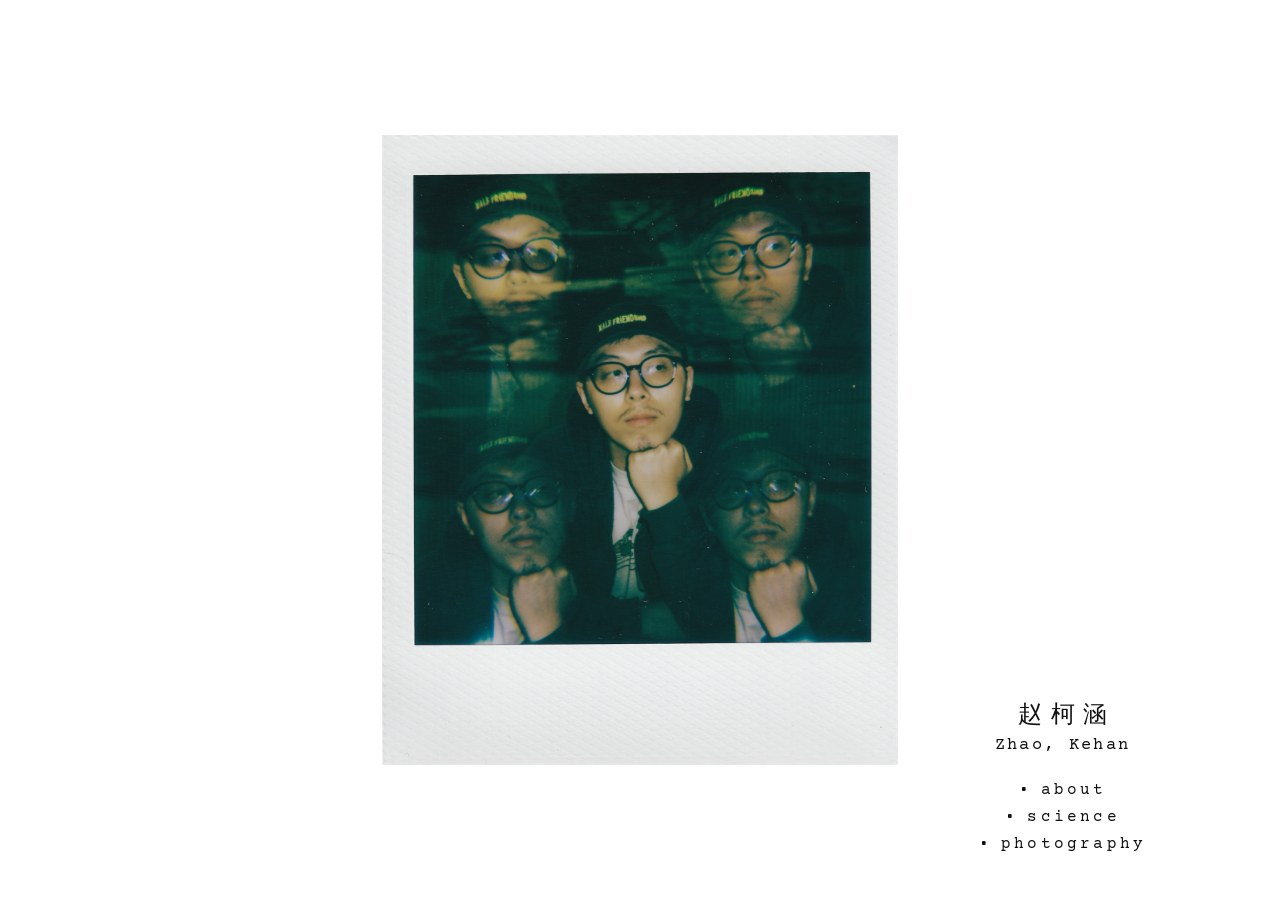
<file: index.html>
<!DOCTYPE html>
<html lang="en">
<head>
  <meta charset="UTF-8" />
  <meta name="viewport" content="width=device-width, initial-scale=1.0" />
  <title>Kehan Zhao</title>
  <meta name="description" content="Kehan Zhao — plant genomics researcher at UC Davis and amateur instant &amp; film photographer." />
  <link rel="preconnect" href="https://fonts.googleapis.com" />
  <link rel="preconnect" href="https://fonts.gstatic.com" crossorigin />
  <link href="https://fonts.googleapis.com/css2?family=Courier+Prime:ital,wght@0,400;0,700;1,400;1,700&display=swap" rel="stylesheet" />
  <link rel="stylesheet" href="/assets/site.css" />
  <script>
    // Keep old single-page links (e.g. /#publications) working after the site split.
    (function () {
      var map = {
        '#about': '/about/', '#contact': '/science/#contact',
        '#education': '/science/#education', '#research': '/science/#research',
        '#publications': '/science/#publications', '#presentations': '/science/#presentations',
        '#photography': '/photography/'
      };
      if (map[location.hash]) location.replace(map[location.hash]);
    })();
  </script>
</head>
<body>
  <div class="wrap home">

    <main class="stage">
      <!-- A slow slideshow of instant-film prints. Delete this block for a text-only home page. -->
      <a class="slides" id="slides" href="/photography/" aria-label="Photography">
        <img class="on" src="/photography/img/large/IMG_9035.jpg" alt="Instant film photograph by Kehan Zhao" />
        <img alt="" />
      </a>
    </main>

    <footer class="lockup">
      <a class="name" href="/"><span class="zh" lang="zh">赵柯涵</span><span class="en">Zhao, Kehan</span></a>
      <nav aria-label="Main">
        <ul>
          <li><a href="/about/">about</a></li>
          <li><a href="/science/">science</a></li>
          <li><a href="/photography/">photography</a></li>
        </ul>
      </nav>
    </footer>

  </div>

  <script>
    (function () {
      if (window.matchMedia('(prefers-reduced-motion: reduce)').matches) return;
      var names = ['IMG_9035', 'IMG_0117', 'IMG_1896', 'IMG_1943', 'IMG_2600',
                   'IMG_2749', 'IMG_2785', 'IMG_2802', 'IMG_3515', 'IMG_0045',
                   'IMG_4795', 'IMG_5228', 'IMG_5942', 'IMG_6066', 'IMG_6119',
                   'IMG_8462', 'IMG_8463', 'IMG_9074'];
      var imgs = document.querySelectorAll('#slides img');
      var front = 0, n = 0;
      function next() {
        n = (n + 1) % names.length;
        var src = '/photography/img/large/' + names[n] + '.jpg';
        var pre = new Image();
        pre.onload = function () {
          var back = imgs[1 - front];
          back.src = src;
          back.classList.add('on');
          imgs[front].classList.remove('on');
          front = 1 - front;
        };
        pre.src = src;
      }
      setInterval(function () { if (!document.hidden) next(); }, 5000);
    })();
  </script>
</body>
</html>
</file>
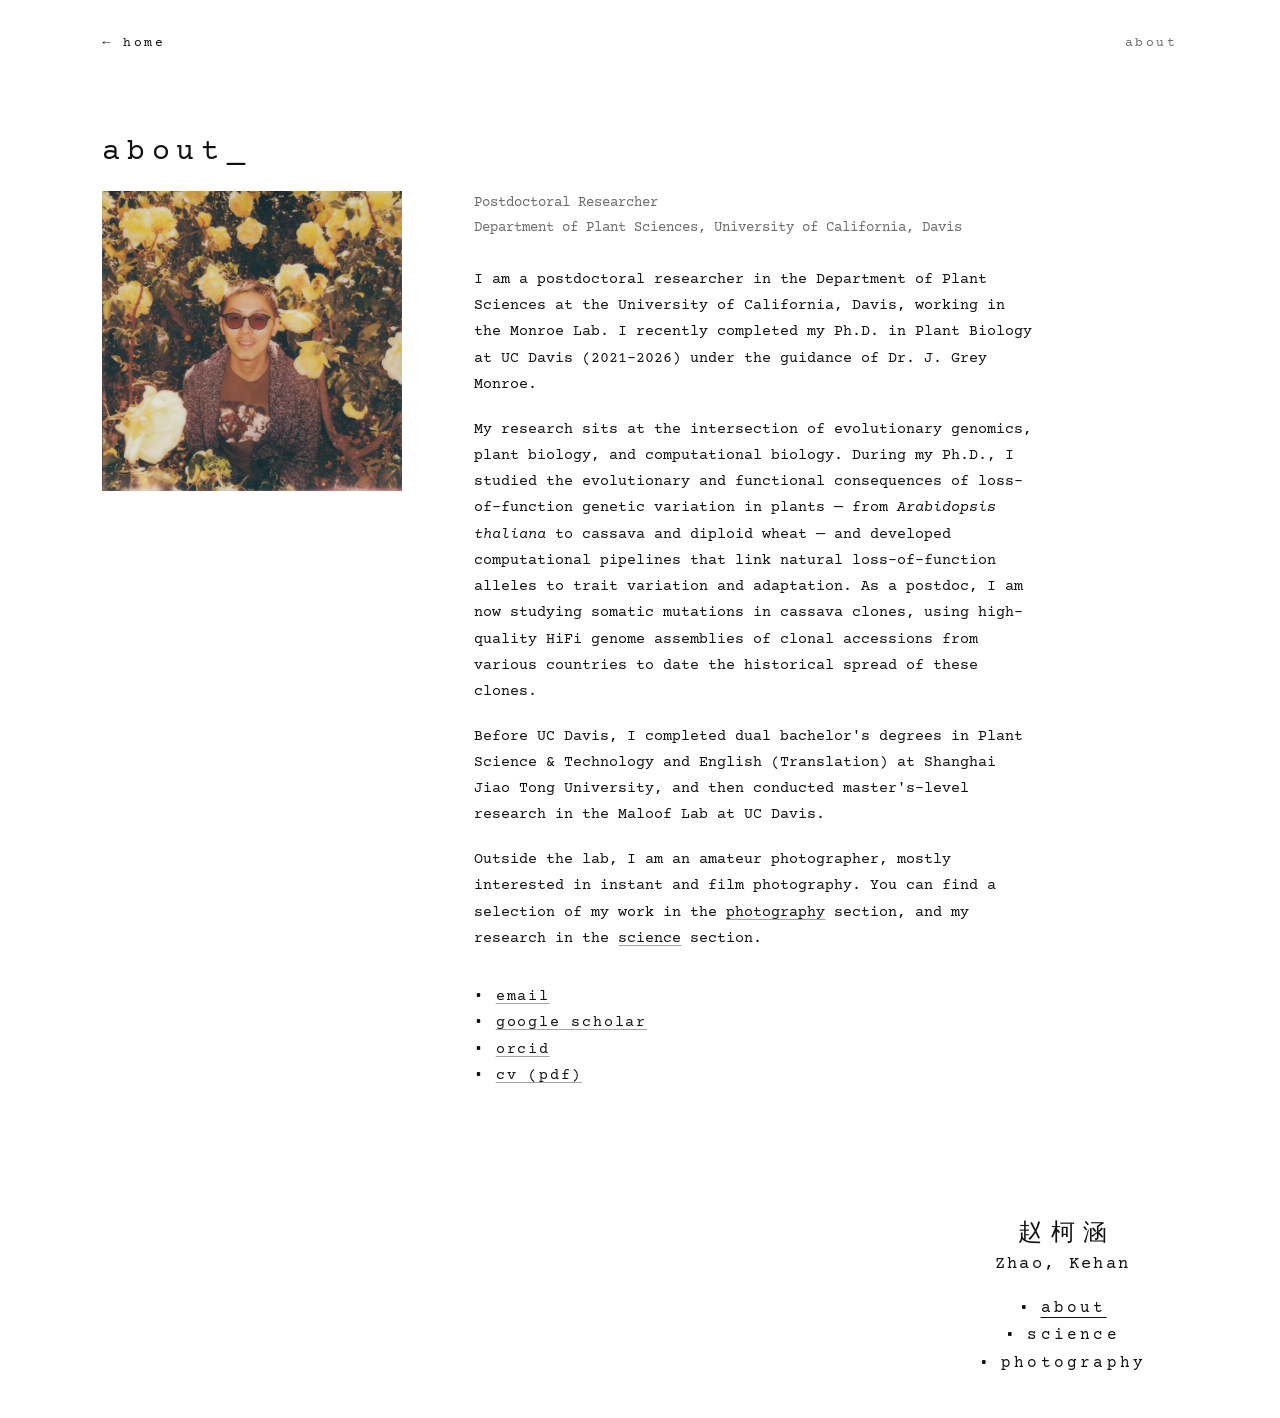
<file: about/index.html>
<!DOCTYPE html>
<html lang="en">
<head>
  <meta charset="UTF-8" />
  <meta name="viewport" content="width=device-width, initial-scale=1.0" />
  <title>About | Kehan Zhao</title>
  <meta name="description" content="Kehan Zhao is a postdoctoral researcher in the Department of Plant Sciences at UC Davis, studying plant genome evolution." />
  <link rel="preconnect" href="https://fonts.googleapis.com" />
  <link rel="preconnect" href="https://fonts.gstatic.com" crossorigin />
  <link href="https://fonts.googleapis.com/css2?family=Courier+Prime:ital,wght@0,400;0,700;1,400;1,700&display=swap" rel="stylesheet" />
  <link rel="stylesheet" href="/assets/site.css" />
</head>
<body>
  <div class="wrap">

    <header class="topbar">
      <a href="/">&larr; home</a>
      <span>about</span>
    </header>

    <main class="page about">
      <h1 class="page-title">about</h1>

      <div class="about-grid">
        <img class="portrait" src="/Profile.jpg" alt="Portrait of Kehan Zhao" />

        <div>
          <p class="role">Postdoctoral Researcher<br>Department of Plant Sciences, University of California, Davis</p>

          <div class="prose">
            <p>I am a postdoctoral researcher in the Department of Plant Sciences at the University of California, Davis, working in the Monroe Lab. I recently completed my Ph.D. in Plant Biology at UC Davis (2021&ndash;2026) under the guidance of Dr. J. Grey Monroe.</p>
            <p>My research sits at the intersection of evolutionary genomics, plant biology, and computational biology. During my Ph.D., I studied the evolutionary and functional consequences of loss-of-function genetic variation in plants &mdash; from <em>Arabidopsis thaliana</em> to cassava and diploid wheat &mdash; and developed computational pipelines that link natural loss-of-function alleles to trait variation and adaptation. As a postdoc, I am now studying somatic mutations in cassava clones, using high-quality HiFi genome assemblies of clonal accessions from various countries to date the historical spread of these clones.</p>
            <p>Before UC Davis, I completed dual bachelor's degrees in Plant Science &amp; Technology and English (Translation) at Shanghai Jiao Tong University, and then conducted master's-level research in the Maloof Lab at UC Davis.</p>
            <p>Outside the lab, I am an amateur photographer, mostly interested in instant and film photography. You can find a selection of my work in the <a href="/photography/">photography</a> section, and my research in the <a href="/science/">science</a> section.</p>
          </div>

          <ul class="links">
            <li><a href="mailto:kehzhao@ucdavis.edu">email</a></li>
            <li><a href="https://scholar.google.com/citations?user=WWNequwAAAAJ&amp;hl=en&amp;oi=ao" target="_blank" rel="noopener">google scholar</a></li>
            <li><a href="https://orcid.org/0009-0004-1431-637X" target="_blank" rel="noopener">orcid</a></li>
            <li><a href="/Kehan%20Zhao%20CV%202026.pdf" target="_blank" rel="noopener">cv (pdf)</a></li>
          </ul>
        </div>
      </div>
    </main>

    <footer class="lockup">
      <a class="name" href="/"><span class="zh" lang="zh">赵柯涵</span><span class="en">Zhao, Kehan</span></a>
      <nav aria-label="Main">
        <ul>
          <li><a href="/about/" aria-current="page">about</a></li>
          <li><a href="/science/">science</a></li>
          <li><a href="/photography/">photography</a></li>
        </ul>
      </nav>
    </footer>

  </div>
</body>
</html>
</file>
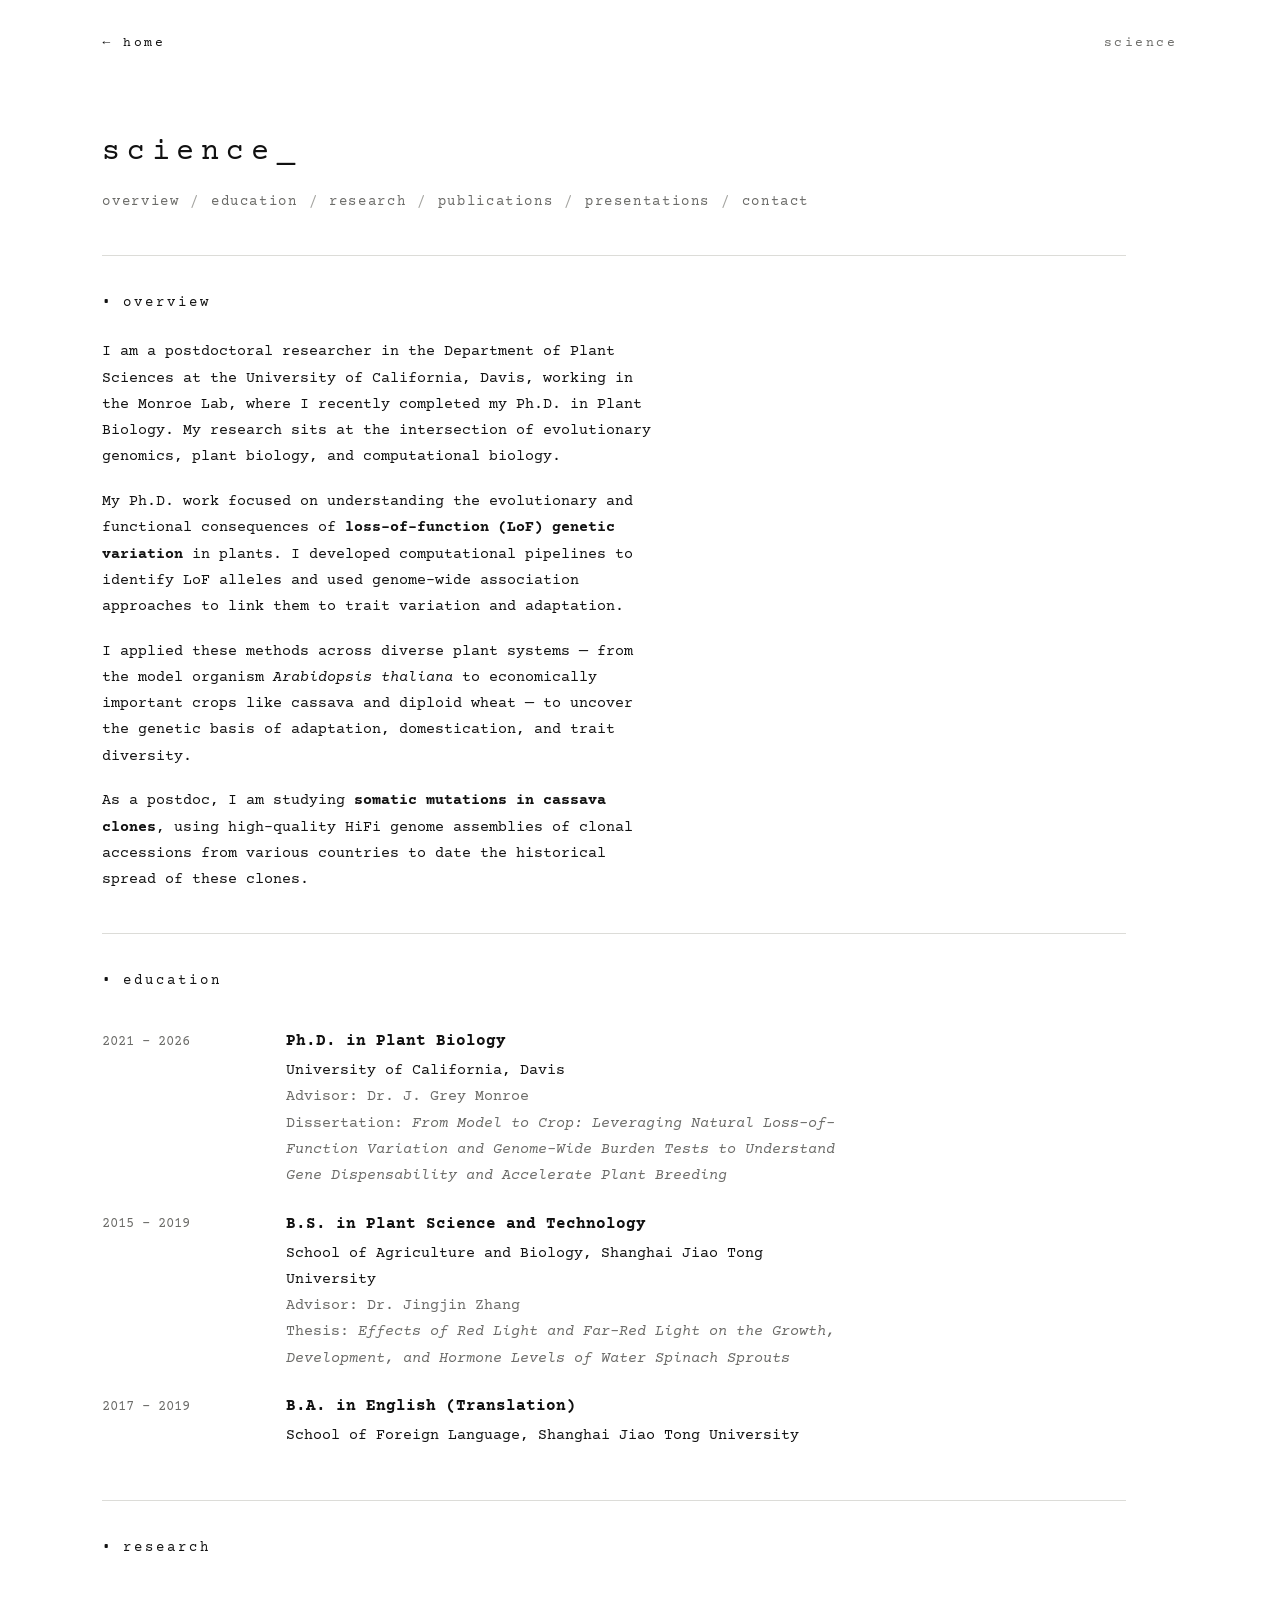
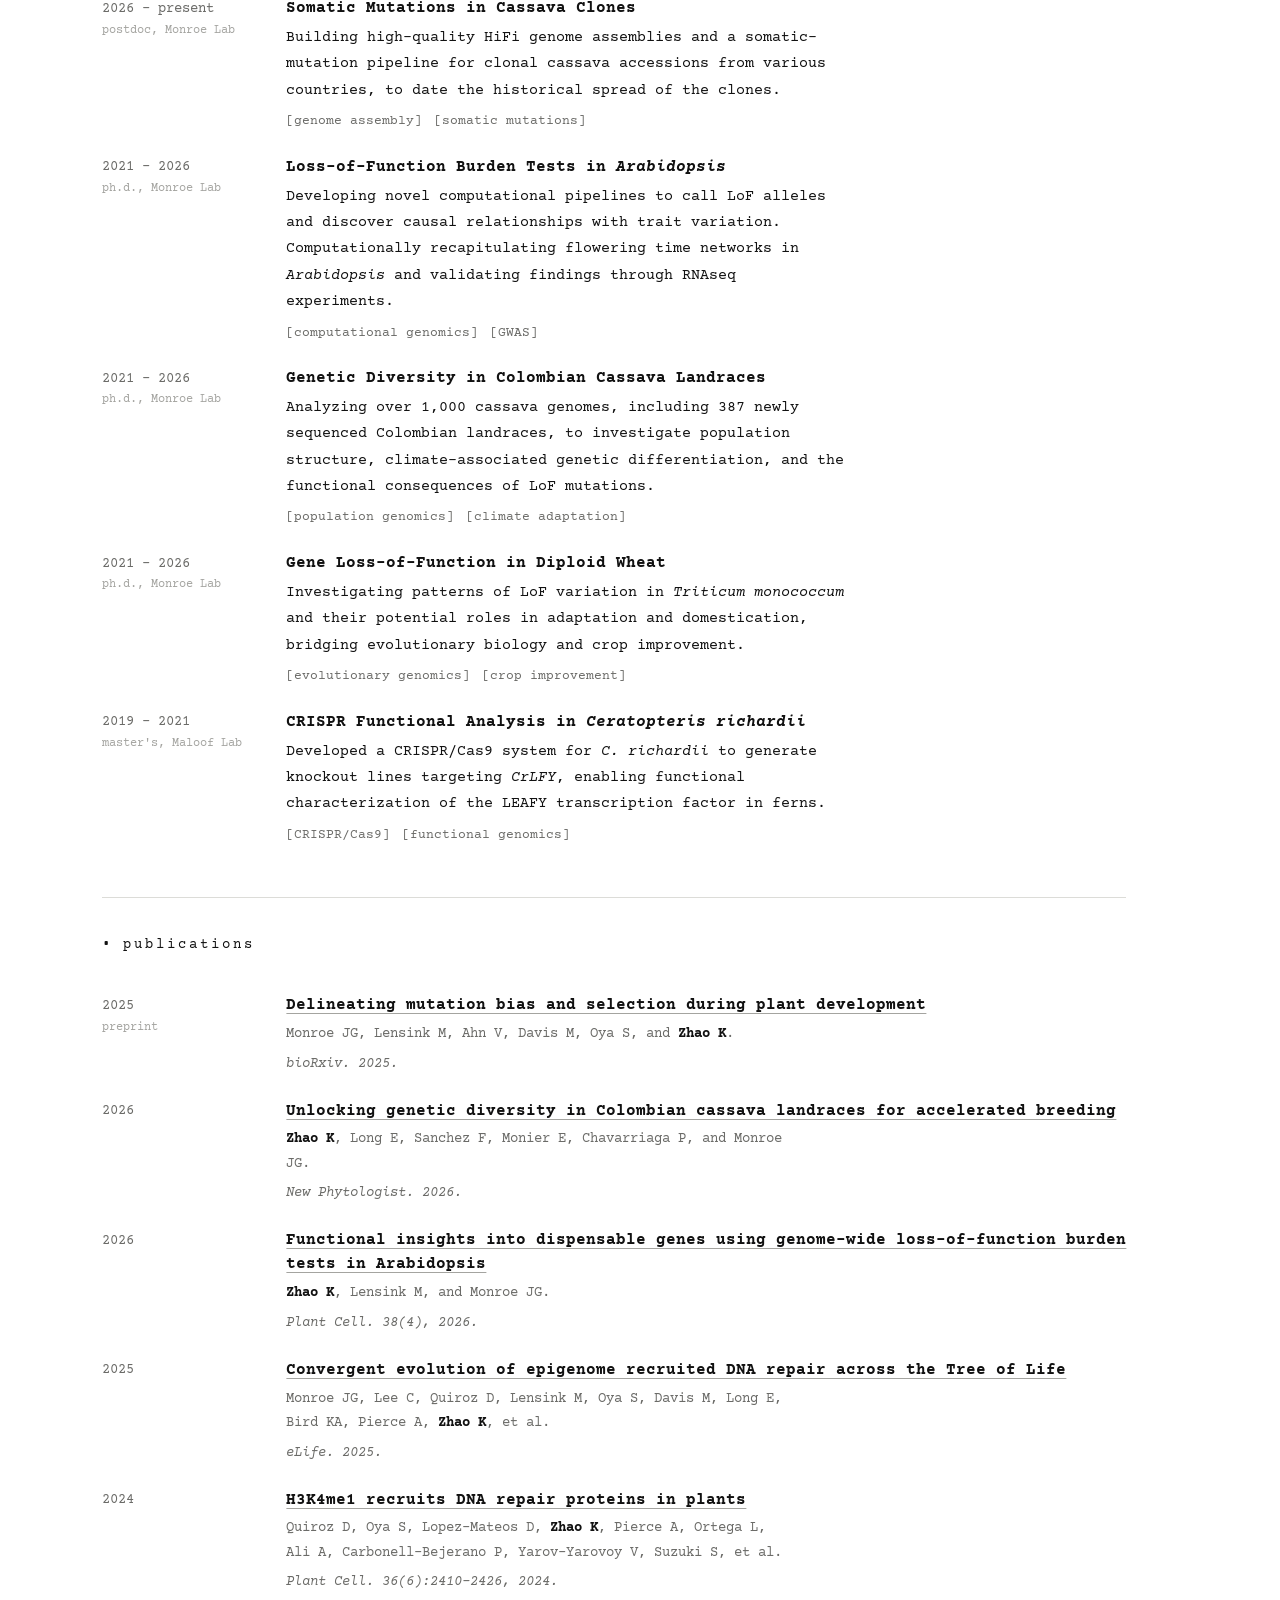
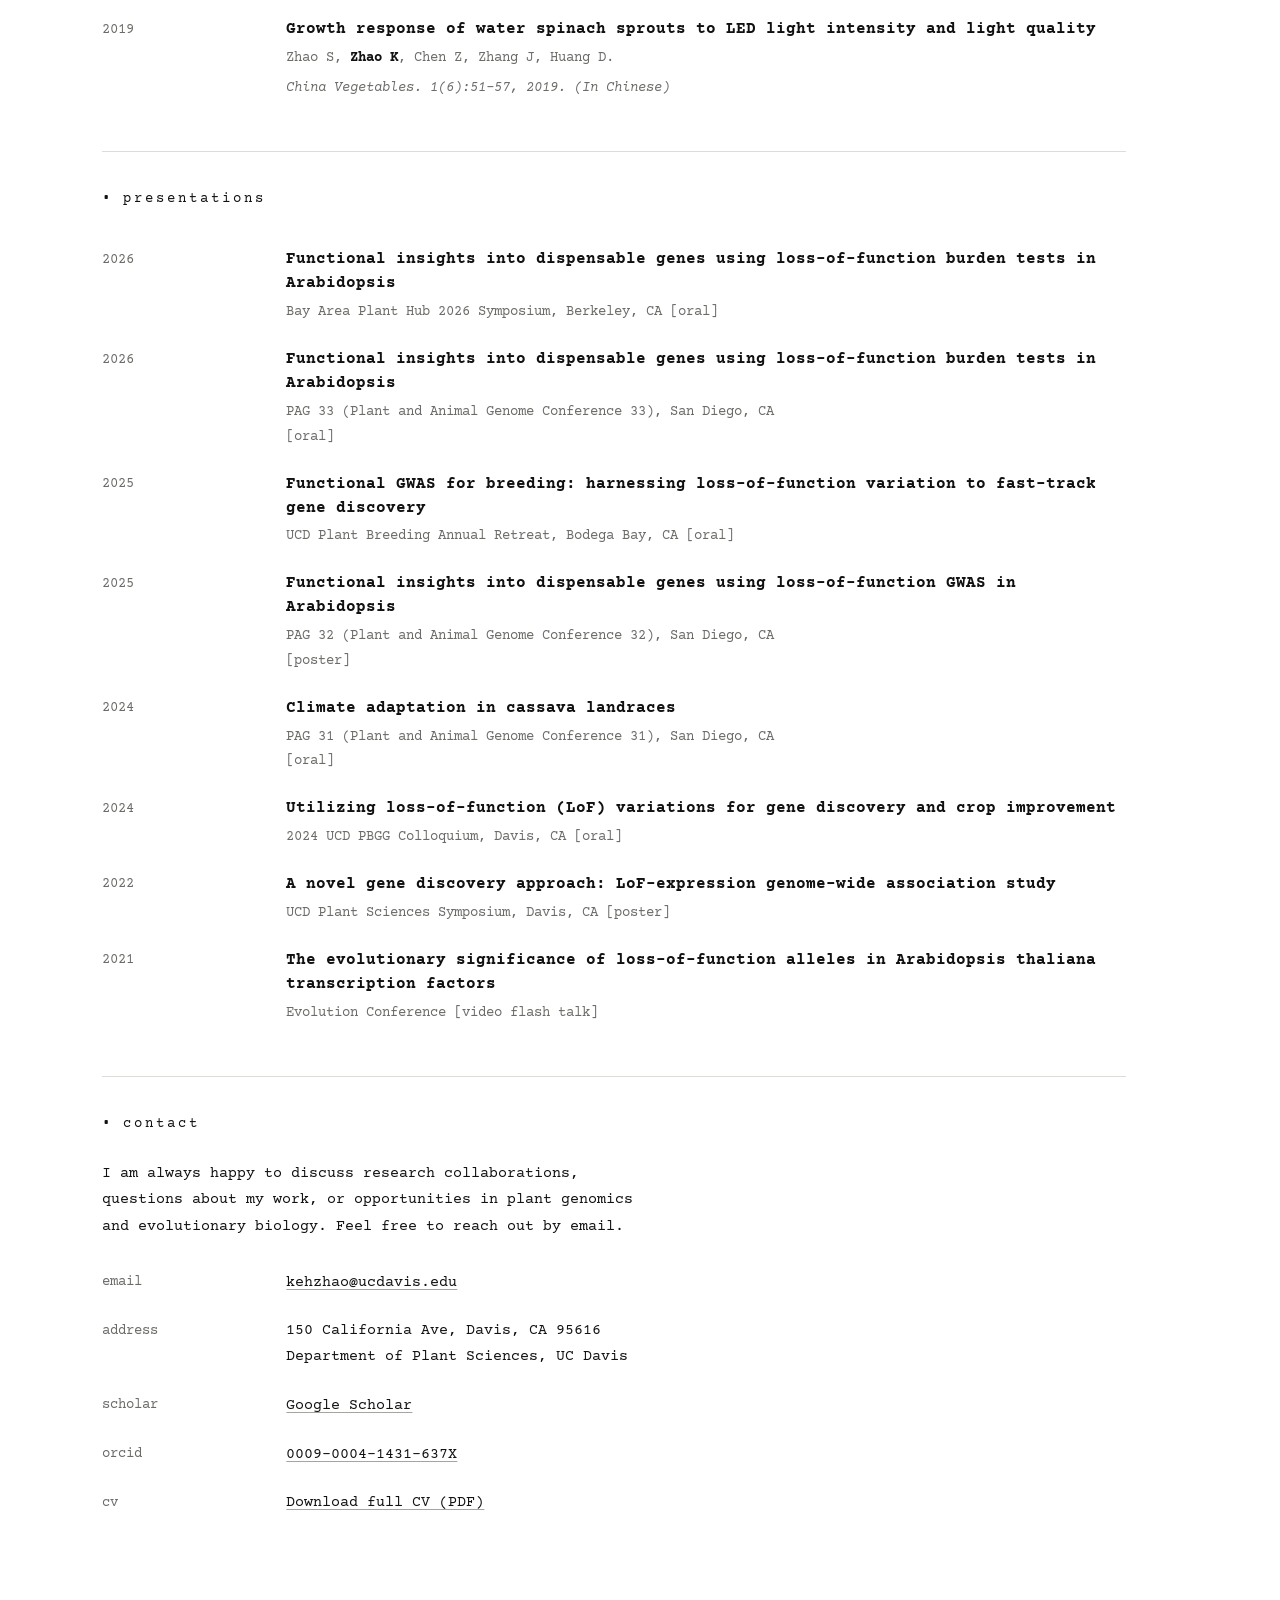
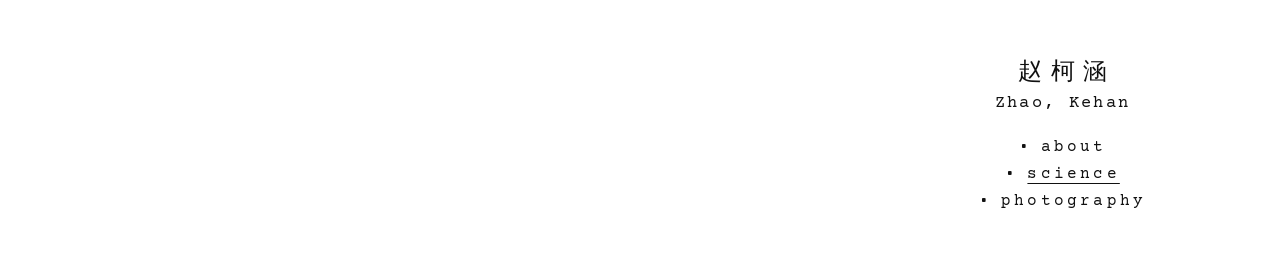
<file: science/index.html>
<!DOCTYPE html>
<html lang="en">
<head>
  <meta charset="UTF-8" />
  <meta name="viewport" content="width=device-width, initial-scale=1.0" />
  <title>Science | Kehan Zhao</title>
  <meta name="description" content="Research, publications and presentations of Kehan Zhao, postdoctoral researcher in Plant Sciences at UC Davis." />
  <link rel="preconnect" href="https://fonts.googleapis.com" />
  <link rel="preconnect" href="https://fonts.gstatic.com" crossorigin />
  <link href="https://fonts.googleapis.com/css2?family=Courier+Prime:ital,wght@0,400;0,700;1,400;1,700&display=swap" rel="stylesheet" />
  <link rel="stylesheet" href="/assets/site.css" />
</head>
<body>
  <div class="wrap">

    <header class="topbar">
      <a href="/">&larr; home</a>
      <span>science</span>
    </header>

    <main class="page">
      <h1 class="page-title">science</h1>

      <nav class="index" aria-label="On this page">
        <a href="#overview">overview</a>
        <a href="#education">education</a>
        <a href="#research">research</a>
        <a href="#publications">publications</a>
        <a href="#presentations">presentations</a>
        <a href="#contact">contact</a>
      </nav>

      <!-- OVERVIEW -->
      <section class="section" id="overview">
        <h2>overview</h2>
        <div class="prose">
          <p>I am a postdoctoral researcher in the Department of Plant Sciences at the University of California, Davis, working in the Monroe Lab, where I recently completed my Ph.D. in Plant Biology. My research sits at the intersection of evolutionary genomics, plant biology, and computational biology.</p>
          <p>My Ph.D. work focused on understanding the evolutionary and functional consequences of <b>loss-of-function (LoF) genetic variation</b> in plants. I developed computational pipelines to identify LoF alleles and used genome-wide association approaches to link them to trait variation and adaptation.</p>
          <p>I applied these methods across diverse plant systems &mdash; from the model organism <em>Arabidopsis thaliana</em> to economically important crops like cassava and diploid wheat &mdash; to uncover the genetic basis of adaptation, domestication, and trait diversity.</p>
          <p>As a postdoc, I am studying <b>somatic mutations in cassava clones</b>, using high-quality HiFi genome assemblies of clonal accessions from various countries to date the historical spread of these clones.</p>
        </div>
      </section>

      <!-- EDUCATION -->
      <section class="section" id="education">
        <h2>education</h2>
        <div class="entry">
          <div class="when">2021 &ndash; 2026</div>
          <div>
            <h3>Ph.D. in Plant Biology</h3>
            <p>University of California, Davis<br><span class="mid">Advisor: Dr. J. Grey Monroe<br>Dissertation: <em>From Model to Crop: Leveraging Natural Loss-of-Function Variation and Genome-Wide Burden Tests to Understand Gene Dispensability and Accelerate Plant Breeding</em></span></p>
          </div>
        </div>
        <div class="entry">
          <div class="when">2015 &ndash; 2019</div>
          <div>
            <h3>B.S. in Plant Science and Technology</h3>
            <p>School of Agriculture and Biology, Shanghai Jiao Tong University<br><span class="mid">Advisor: Dr. Jingjin Zhang<br>Thesis: <em>Effects of Red Light and Far-Red Light on the Growth, Development, and Hormone Levels of Water Spinach Sprouts</em></span></p>
          </div>
        </div>
        <div class="entry">
          <div class="when">2017 &ndash; 2019</div>
          <div>
            <h3>B.A. in English (Translation)</h3>
            <p>School of Foreign Language, Shanghai Jiao Tong University</p>
          </div>
        </div>
      </section>

      <!-- RESEARCH -->
      <section class="section" id="research">
        <h2>research</h2>
        <div class="entry">
          <div class="when">2026 &ndash; present<small>postdoc, Monroe Lab</small></div>
          <div>
            <h3>Somatic Mutations in Cassava Clones</h3>
            <p>Building high-quality HiFi genome assemblies and a somatic-mutation pipeline for clonal cassava accessions from various countries, to date the historical spread of the clones.</p>
            <div class="tags"><span class="tag">genome assembly</span><span class="tag">somatic mutations</span></div>
          </div>
        </div>
        <div class="entry">
          <div class="when">2021 &ndash; 2026<small>ph.d., Monroe Lab</small></div>
          <div>
            <h3>Loss-of-Function Burden Tests in <em>Arabidopsis</em></h3>
            <p>Developing novel computational pipelines to call LoF alleles and discover causal relationships with trait variation. Computationally recapitulating flowering time networks in <em>Arabidopsis</em> and validating findings through RNAseq experiments.</p>
            <div class="tags"><span class="tag">computational genomics</span><span class="tag">GWAS</span></div>
          </div>
        </div>
        <div class="entry">
          <div class="when">2021 &ndash; 2026<small>ph.d., Monroe Lab</small></div>
          <div>
            <h3>Genetic Diversity in Colombian Cassava Landraces</h3>
            <p>Analyzing over 1,000 cassava genomes, including 387 newly sequenced Colombian landraces, to investigate population structure, climate-associated genetic differentiation, and the functional consequences of LoF mutations.</p>
            <div class="tags"><span class="tag">population genomics</span><span class="tag">climate adaptation</span></div>
          </div>
        </div>
        <div class="entry">
          <div class="when">2021 &ndash; 2026<small>ph.d., Monroe Lab</small></div>
          <div>
            <h3>Gene Loss-of-Function in Diploid Wheat</h3>
            <p>Investigating patterns of LoF variation in <em>Triticum monococcum</em> and their potential roles in adaptation and domestication, bridging evolutionary biology and crop improvement.</p>
            <div class="tags"><span class="tag">evolutionary genomics</span><span class="tag">crop improvement</span></div>
          </div>
        </div>
        <div class="entry">
          <div class="when">2019 &ndash; 2021<small>master's, Maloof Lab</small></div>
          <div>
            <h3>CRISPR Functional Analysis in <em>Ceratopteris richardii</em></h3>
            <p>Developed a CRISPR/Cas9 system for <em>C. richardii</em> to generate knockout lines targeting <em>CrLFY</em>, enabling functional characterization of the LEAFY transcription factor in ferns.</p>
            <div class="tags"><span class="tag">CRISPR/Cas9</span><span class="tag">functional genomics</span></div>
          </div>
        </div>
      </section>

      <!-- PUBLICATIONS -->
      <section class="section" id="publications">
        <h2>publications</h2>

        <div class="entry">
          <div class="when">2025<small>preprint</small></div>
          <div>
            <h3><a href="https://doi.org/10.1101/2025.11.01.686053" target="_blank" rel="noopener">Delineating mutation bias and selection during plant development</a></h3>
            <p class="authors">Monroe JG, Lensink M, Ahn V, Davis M, Oya S, and <b>Zhao K</b>.</p>
            <p class="journal">bioRxiv. 2025.</p>
          </div>
        </div>

        <div class="entry">
          <div class="when">2026</div>
          <div>
            <h3><a href="https://doi.org/10.1111/nph.70918" target="_blank" rel="noopener">Unlocking genetic diversity in Colombian cassava landraces for accelerated breeding</a></h3>
            <p class="authors"><b>Zhao K</b>, Long E, Sanchez F, Monier E, Chavarriaga P, and Monroe JG.</p>
            <p class="journal">New Phytologist. 2026.</p>
          </div>
        </div>

        <div class="entry">
          <div class="when">2026</div>
          <div>
            <h3><a href="https://doi.org/10.1093/plcell/koag087" target="_blank" rel="noopener">Functional insights into dispensable genes using genome-wide loss-of-function burden tests in Arabidopsis</a></h3>
            <p class="authors"><b>Zhao K</b>, Lensink M, and Monroe JG.</p>
            <p class="journal">Plant Cell. 38(4), 2026.</p>
          </div>
        </div>

        <div class="entry">
          <div class="when">2025</div>
          <div>
            <h3><a href="https://doi.org/10.7554/elife.105016.1" target="_blank" rel="noopener">Convergent evolution of epigenome recruited DNA repair across the Tree of Life</a></h3>
            <p class="authors">Monroe JG, Lee C, Quiroz D, Lensink M, Oya S, Davis M, Long E, Bird KA, Pierce A, <b>Zhao K</b>, et al.</p>
            <p class="journal">eLife. 2025.</p>
          </div>
        </div>

        <div class="entry">
          <div class="when">2024</div>
          <div>
            <h3><a href="https://doi.org/10.1093/plcell/koae089" target="_blank" rel="noopener">H3K4me1 recruits DNA repair proteins in plants</a></h3>
            <p class="authors">Quiroz D, Oya S, Lopez-Mateos D, <b>Zhao K</b>, Pierce A, Ortega L, Ali A, Carbonell-Bejerano P, Yarov-Yarovoy V, Suzuki S, et al.</p>
            <p class="journal">Plant Cell. 36(6):2410&ndash;2426, 2024.</p>
          </div>
        </div>

        <div class="entry">
          <div class="when">2019</div>
          <div>
            <h3>Growth response of water spinach sprouts to LED light intensity and light quality</h3>
            <p class="authors">Zhao S, <b>Zhao K</b>, Chen Z, Zhang J, Huang D.</p>
            <p class="journal">China Vegetables. 1(6):51&ndash;57, 2019. (In Chinese)</p>
          </div>
        </div>
      </section>

      <!-- PRESENTATIONS -->
      <section class="section" id="presentations">
        <h2>presentations</h2>

        <div class="entry">
          <div class="when">2026</div>
          <div>
            <h3>Functional insights into dispensable genes using loss-of-function burden tests in Arabidopsis</h3>
            <p class="venue">Bay Area Plant Hub 2026 Symposium, Berkeley, CA <span class="tag">oral</span></p>
          </div>
        </div>
        <div class="entry">
          <div class="when">2026</div>
          <div>
            <h3>Functional insights into dispensable genes using loss-of-function burden tests in Arabidopsis</h3>
            <p class="venue">PAG 33 (Plant and Animal Genome Conference 33), San Diego, CA <span class="tag">oral</span></p>
          </div>
        </div>
        <div class="entry">
          <div class="when">2025</div>
          <div>
            <h3>Functional GWAS for breeding: harnessing loss-of-function variation to fast-track gene discovery</h3>
            <p class="venue">UCD Plant Breeding Annual Retreat, Bodega Bay, CA <span class="tag">oral</span></p>
          </div>
        </div>
        <div class="entry">
          <div class="when">2025</div>
          <div>
            <h3>Functional insights into dispensable genes using loss-of-function GWAS in Arabidopsis</h3>
            <p class="venue">PAG 32 (Plant and Animal Genome Conference 32), San Diego, CA <span class="tag">poster</span></p>
          </div>
        </div>
        <div class="entry">
          <div class="when">2024</div>
          <div>
            <h3>Climate adaptation in cassava landraces</h3>
            <p class="venue">PAG 31 (Plant and Animal Genome Conference 31), San Diego, CA <span class="tag">oral</span></p>
          </div>
        </div>
        <div class="entry">
          <div class="when">2024</div>
          <div>
            <h3>Utilizing loss-of-function (LoF) variations for gene discovery and crop improvement</h3>
            <p class="venue">2024 UCD PBGG Colloquium, Davis, CA <span class="tag">oral</span></p>
          </div>
        </div>
        <div class="entry">
          <div class="when">2022</div>
          <div>
            <h3>A novel gene discovery approach: LoF-expression genome-wide association study</h3>
            <p class="venue">UCD Plant Sciences Symposium, Davis, CA <span class="tag">poster</span></p>
          </div>
        </div>
        <div class="entry">
          <div class="when">2021</div>
          <div>
            <h3>The evolutionary significance of loss-of-function alleles in Arabidopsis thaliana transcription factors</h3>
            <p class="venue">Evolution Conference <span class="tag">video flash talk</span></p>
          </div>
        </div>
      </section>

      <!-- CONTACT -->
      <section class="section" id="contact">
        <h2>contact</h2>
        <div class="prose">
          <p>I am always happy to discuss research collaborations, questions about my work, or opportunities in plant genomics and evolutionary biology. Feel free to reach out by email.</p>
        </div>
        <div class="entry">
          <div class="when">email</div>
          <div><a href="mailto:kehzhao@ucdavis.edu">kehzhao@ucdavis.edu</a></div>
        </div>
        <div class="entry">
          <div class="when">address</div>
          <div>150 California Ave, Davis, CA 95616<br>Department of Plant Sciences, UC Davis</div>
        </div>
        <div class="entry">
          <div class="when">scholar</div>
          <div><a href="https://scholar.google.com/citations?user=WWNequwAAAAJ&amp;hl=en&amp;oi=ao" target="_blank" rel="noopener">Google Scholar</a></div>
        </div>
        <div class="entry">
          <div class="when">orcid</div>
          <div><a href="https://orcid.org/0009-0004-1431-637X" target="_blank" rel="noopener">0009-0004-1431-637X</a></div>
        </div>
        <div class="entry">
          <div class="when">cv</div>
          <div><a href="/Kehan%20Zhao%20CV%202026.pdf" target="_blank" rel="noopener">Download full CV (PDF)</a></div>
        </div>
      </section>
    </main>

    <footer class="lockup">
      <a class="name" href="/"><span class="zh" lang="zh">赵柯涵</span><span class="en">Zhao, Kehan</span></a>
      <nav aria-label="Main">
        <ul>
          <li><a href="/about/">about</a></li>
          <li><a href="/science/" aria-current="page">science</a></li>
          <li><a href="/photography/">photography</a></li>
        </ul>
      </nav>
    </footer>

  </div>
</body>
</html>
</file>
<file: assets/site.css>
/* Shared theme for every page: white paper, typewriter type, lowercase labels,
   wide margins and a small name/menu "lockup" in the bottom-right corner.
   (Layout idea borrowed from andreeesty.com.) */

*, *::before, *::after { box-sizing: border-box; margin: 0; padding: 0; }

:root {
  --ink:   #111;
  --mid:   #6b6b68;
  --faint: #a4a4a0;
  --line:  #dcdcd8;
  --bg:    #fff;
  --type:  'Courier Prime', 'Courier New', Courier, monospace;
  --cjk:   'Songti SC', 'STSong', 'Noto Serif SC', 'SimSun', serif;
  --margin: clamp(1.25rem, 8vw, 8rem);
}

html { scroll-behavior: smooth; }

body {
  font-family: var(--type);
  font-size: 15px; line-height: 1.75;
  color: var(--ink); background: var(--bg);
  -webkit-font-smoothing: antialiased;
}

a {
  color: inherit;
  text-decoration: underline; text-decoration-thickness: 1px;
  text-underline-offset: 0.22em; text-decoration-color: var(--faint);
  transition: text-decoration-color 0.2s;
}
a:hover { text-decoration-color: var(--ink); }

/* ---- PAGE FRAME ---- */
.wrap {
  min-height: 100vh; min-height: 100dvh;
  display: flex; flex-direction: column;
  max-width: 1800px; margin: 0 auto;
  padding: 0 var(--margin);
}
.wrap.wide { --margin: clamp(1.25rem, 4vw, 4rem); }

.topbar {
  display: flex; justify-content: space-between; align-items: baseline; gap: 1rem;
  padding-top: 2rem;
  font-size: 0.8rem; letter-spacing: 0.2em;
}
.topbar a { text-decoration: none; }
.topbar a:hover { text-decoration: underline; text-underline-offset: 0.3em; }
.topbar span { color: var(--mid); }

.page { width: 100%; max-width: 64rem; padding-bottom: 2rem; }
.wrap.wide .page { max-width: none; }

.page-title {
  margin: clamp(2.5rem, 7vw, 5rem) 0 1.25rem;
  font-size: clamp(1.4rem, 3vw, 1.9rem); font-weight: 400;
  letter-spacing: 0.22em; line-height: 1.2;
}
.page-title::after { content: '_'; margin-left: 0.05em; animation: blink 1.1s steps(1) infinite; }
@keyframes blink { 50% { opacity: 0; } }
@media (prefers-reduced-motion: reduce) { .page-title::after { animation: none; } }

.prose { max-width: 62ch; }
.prose p { margin-bottom: 1.15rem; }
.mid { color: var(--mid); }

/* ---- LOCKUP (name + menu), bottom-right of every page ---- */
.lockup {
  margin: auto 0 0 auto; width: 100%; max-width: 230px;
  padding: clamp(3rem, 8vw, 6rem) 0 2rem;
  text-align: center;
}
.lockup a { text-decoration: none; }
.lockup .name { display: block; }
.lockup .zh {
  display: block; font-family: var(--cjk);
  font-size: 1.5rem; line-height: 1.3; letter-spacing: 0.35em; text-indent: 0.35em;
}
.lockup .en { display: block; margin-top: 0.1rem; font-size: 1.05rem; letter-spacing: 0.14em; }
.lockup ul { list-style: none; margin: 1rem 0 0.6rem; font-size: 1rem; letter-spacing: 0.2em; line-height: 1.7; }
.lockup li a::before { content: '•'; margin-right: 0.55em; display: inline-block; }
.lockup li a:hover, .lockup li a[aria-current="page"] {
  text-decoration: underline; text-underline-offset: 0.3em; text-decoration-color: var(--ink);
}

/* ---- HOME ---- */
.wrap.home { position: relative; }
.stage {
  flex: 1; display: flex; align-items: center; justify-content: center;
  padding-top: 2.5rem;
}
.slides {
  position: relative; display: block; aspect-ratio: 0.82;
  width: min(calc(min(46vh, 520px) * 0.82), 100%);
}
.home .lockup { padding-top: 1.5rem; }
/* wide screens: photo centred in the window, name + menu pinned bottom-right (as on andreeesty.com) */
@media (min-width: 1200px) {
  .stage { padding-top: 0; }
  .slides { width: min(calc(min(70vh, 760px) * 0.82), calc(100vw - 2 * var(--margin) - 520px)); }
  .home .lockup { position: absolute; right: var(--margin); bottom: 0; padding-top: 0; }
}
.slides img {
  position: absolute; inset: 0; width: 100%; height: 100%; object-fit: contain;
  opacity: 0; transition: opacity 1.4s ease;
}
.slides img.on { opacity: 1; }

/* ---- ABOUT ---- */
.about-grid {
  display: grid; grid-template-columns: minmax(170px, 300px) minmax(0, 1fr);
  gap: clamp(2rem, 6vw, 4.5rem); align-items: start;
}
.portrait { width: 100%; aspect-ratio: 1; object-fit: cover; display: block; }
.about .role { margin-bottom: 1.6rem; color: var(--mid); font-size: 0.9rem; }
.links { list-style: none; margin-top: 2rem; letter-spacing: 0.12em; }
.links li::before { content: '•'; margin-right: 0.7em; }

/* ---- SCIENCE (typed CV) ---- */
.index { margin: 0 0 1rem; font-size: 0.85rem; letter-spacing: 0.12em; color: var(--mid); }
.index a { text-decoration: none; }
.index a:hover { text-decoration: underline; text-underline-offset: 0.3em; }
.index a:not(:last-child)::after { content: '/'; margin: 0 0.1em 0 0.8em; color: var(--faint); display: inline-block; }

.section { margin-top: 2.5rem; padding-top: 2.25rem; border-top: 1px solid var(--line); }
.section > h2 {
  margin-bottom: 1.5rem;
  font-size: 0.85rem; font-weight: 400; letter-spacing: 0.22em;
}
.section > h2::before { content: '•'; margin-right: 0.7em; }

.entry {
  display: grid; grid-template-columns: 9.5rem minmax(0, 1fr);
  gap: 0.25rem 2rem; padding: 0.7rem 0;
}
.entry .when { color: var(--mid); font-size: 0.85rem; line-height: 1.6; padding-top: 0.15rem; }
.entry .when small { display: block; font-size: 0.78rem; color: var(--faint); }
.entry h3 { font-size: 1rem; font-weight: 700; line-height: 1.5; }
.entry p { margin-top: 0.3rem; max-width: 62ch; }
.entry .authors, .entry .venue { color: var(--mid); font-size: 0.88rem; }
.entry .authors b { color: var(--ink); }
.entry .journal { font-style: italic; color: var(--mid); font-size: 0.88rem; }
.tags { margin-top: 0.4rem; font-size: 0.8rem; color: var(--mid); }
.tag { margin-right: 0.7rem; }
.tag::before { content: '['; } .tag::after { content: ']'; }

/* ---- PHOTOGRAPHY ---- */
.gallery {
  display: grid; grid-template-columns: repeat(5, 1fr);
  gap: clamp(1.25rem, 2.6vw, 2.5rem) clamp(1rem, 2.4vw, 2.25rem);
  margin-top: 2.5rem;
}
.gallery a { display: block; text-decoration: none; cursor: zoom-in; }
.gallery img { width: 100%; height: auto; display: block; transition: opacity 0.25s; }
.gallery a:hover img, .gallery a:focus-visible img { opacity: 0.75; }
.gallery a:focus-visible { outline: 1px solid var(--ink); outline-offset: 4px; }
.gallery .no { display: block; margin-top: 0.4rem; font-size: 0.72rem; letter-spacing: 0.22em; color: var(--mid); }

/* ---- LIGHTBOX ---- */
.lightbox {
  display: none; position: fixed; inset: 0; z-index: 100;
  align-items: center; justify-content: center;
  background: #fff;
}
.lightbox.open { display: flex; }
.lightbox img {
  max-width: min(92vw, 1100px); max-height: 88vh;
  width: auto; height: auto; object-fit: contain;
}
.lightbox button {
  position: absolute; background: none; border: 0; cursor: pointer;
  color: var(--ink); opacity: 0.5; transition: opacity 0.2s;
  width: 3.25rem; height: 3.25rem;
  display: flex; align-items: center; justify-content: center;
}
.lightbox button:hover, .lightbox button:focus-visible { opacity: 1; }
.lightbox svg { width: 1.6rem; height: 1.6rem; stroke: currentColor; fill: none; stroke-width: 1.25; stroke-linecap: round; stroke-linejoin: round; }
.lb-close { top: 0.75rem; right: 0.75rem; }
.lb-prev  { left: 0.75rem;  top: 50%; transform: translateY(-50%); }
.lb-next  { right: 0.75rem; top: 50%; transform: translateY(-50%); }
.lb-count {
  position: absolute; bottom: 1rem; left: 50%; transform: translateX(-50%);
  font-size: 0.75rem; letter-spacing: 0.2em; color: var(--mid);
}

/* ---- RESPONSIVE ---- */
@media (min-width: 1700px) { .gallery { grid-template-columns: repeat(6, 1fr); } }
@media (max-width: 1100px) { .gallery { grid-template-columns: repeat(3, 1fr); } }
@media (max-width: 720px) {
  .lockup { margin-inline: auto; }
  .about-grid { grid-template-columns: 1fr; }
  .portrait { max-width: 220px; }
  .entry { grid-template-columns: 1fr; gap: 0.1rem; padding: 0.9rem 0; }
  .entry .when small { display: inline; margin-left: 0.6rem; }
  .gallery { grid-template-columns: repeat(2, 1fr); gap: 1.25rem 1rem; }
  .lb-prev, .lb-next { top: auto; bottom: 0.75rem; transform: none; }
  .lb-prev { left: 1rem; } .lb-next { right: 1rem; }
}
</file>
